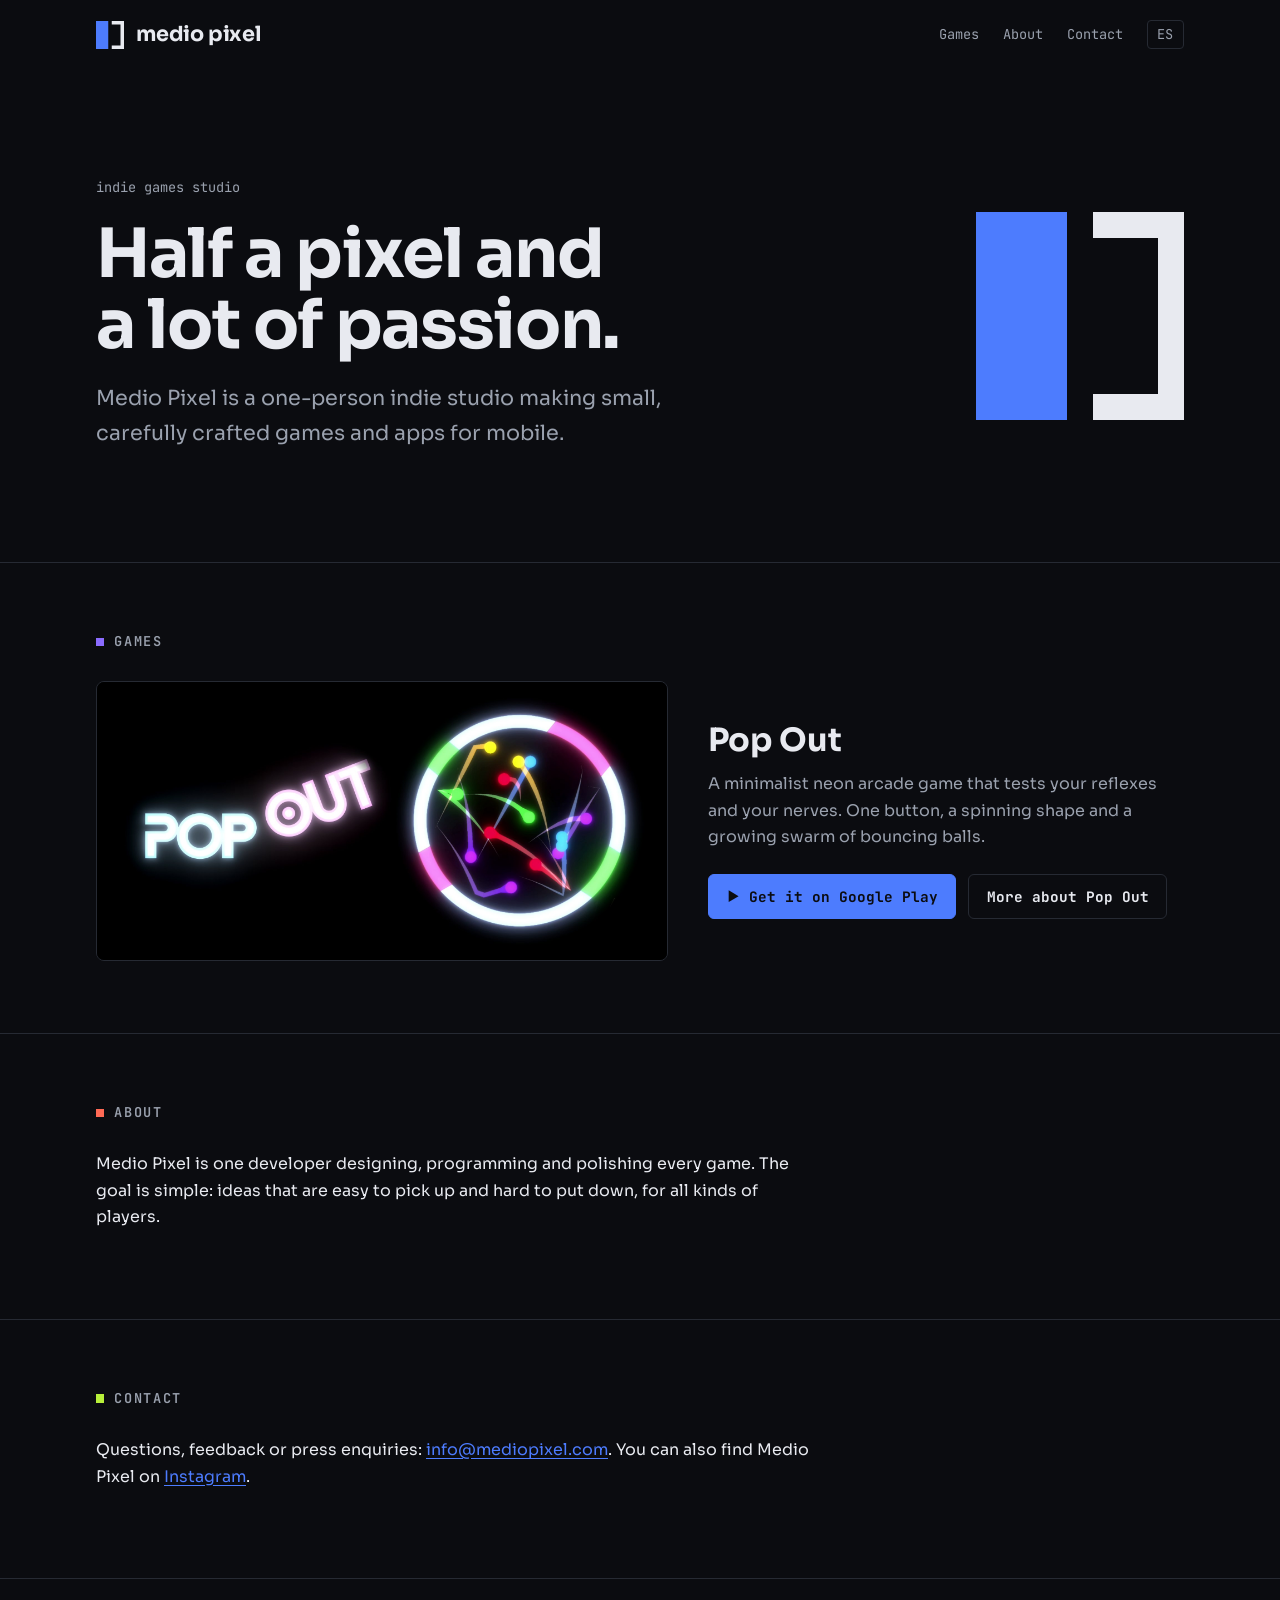
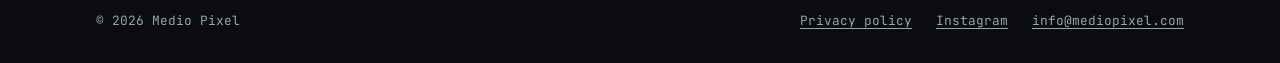
<file: docs/index.html>
<!doctype html>
<html lang="en">
<head>
  <meta charset="utf-8">
  <meta name="viewport" content="width=device-width, initial-scale=1">
  <title>Medio Pixel — indie games studio</title>
  <meta name="description" content="Medio Pixel is a one-person indie studio making small, carefully crafted games and apps for mobile. Makers of Pop Out.">
  <link rel="canonical" href="https://mediopixel.com/">
  <link rel="alternate" hreflang="en" href="https://mediopixel.com/">
  <link rel="alternate" hreflang="es" href="https://mediopixel.com/es/">
  <link rel="alternate" hreflang="x-default" href="https://mediopixel.com/">
  <meta property="og:type" content="website">
  <meta property="og:site_name" content="Medio Pixel">
  <meta property="og:title" content="Medio Pixel — indie games studio">
  <meta property="og:description" content="Half a pixel and a lot of passion.">
  <meta property="og:url" content="https://mediopixel.com/">
  <meta property="og:image" content="https://mediopixel.com/assets/img/og.png">
  <meta name="twitter:card" content="summary_large_image">
  <meta name="theme-color" content="#0b0c10">
  <link rel="icon" href="assets/img/favicon.svg" type="image/svg+xml">
  <link rel="icon" href="assets/img/icon-48.png" sizes="48x48" type="image/png">
  <link rel="apple-touch-icon" href="assets/img/apple-touch-icon.png">
  <link rel="preload" href="assets/fonts/sora-latin.woff2" as="font" type="font/woff2" crossorigin>
  <link rel="preload" href="assets/fonts/jetbrains-mono-latin.woff2" as="font" type="font/woff2" crossorigin>
  <script src="assets/js/accent.js"></script>
  <link rel="stylesheet" href="assets/css/site.css">
</head>
<body>
  <a class="skip-link" href="#main">Skip to content</a>

  <header class="site-header">
    <div class="wrap">
      <a class="brand" href="./" aria-label="Medio Pixel, home">
        <svg class="mark" viewBox="0 0 32 32" aria-hidden="true"><path d="M18 2H30V30H18" fill="none" stroke="currentColor" stroke-width="4"/><rect class="mark-half" width="14" height="32"/></svg>
        medio pixel
      </a>
      <nav class="site-nav" aria-label="Main">
        <a href="#games">Games</a>
        <a href="#about">About</a>
        <a href="#contact">Contact</a>
        <a class="lang-switch" href="es/" lang="es" hreflang="es" aria-label="Versión en español">ES</a>
      </nav>
    </div>
  </header>

  <main id="main">
    <section class="hero">
      <div class="wrap">
        <div>
          <p class="kicker">indie games studio</p>
          <h1>Half a pixel and a lot of passion.</h1>
          <p>Medio Pixel is a one-person indie studio making small, carefully crafted games and apps for mobile.</p>
        </div>
        <button class="hero-mark-button" type="button" aria-label="Change colour"><svg class="hero-mark" viewBox="0 0 32 32" aria-hidden="true"><path d="M18 2H30V30H18" fill="none" stroke="currentColor" stroke-width="4"/><rect class="mark-half" width="14" height="32"/></svg></button>
      </div>
    </section>

    <section class="section" id="games">
      <div class="wrap">
        <h2 class="section-title">Games</h2>
        <article class="game-card">
          <a href="pop-out/"><img src="assets/img/pop-out/banner.jpg" width="2048" height="1000" alt="Pop Out logo next to a neon ring full of bouncing balls"></a>
          <div>
            <h3>Pop Out</h3>
            <p>A minimalist neon arcade game that tests your reflexes and your nerves. One button, a spinning shape and a growing swarm of bouncing balls.</p>
            <div class="actions">
              <a class="button" href="https://play.google.com/store/apps/details?id=com.MedioPixel.com.PopOut" rel="noopener">
                <svg viewBox="0 0 16 16" aria-hidden="true"><path d="M3 1.5v13l11-6.5z" fill="currentColor"/></svg>
                Get it on Google Play
              </a>
              <a class="button button--ghost" href="pop-out/">More about Pop Out</a>
            </div>
          </div>
        </article>
      </div>
    </section>

    <section class="section" id="about">
      <div class="wrap">
        <h2 class="section-title">About</h2>
        <p>Medio Pixel is one developer designing, programming and polishing every game. The goal is simple: ideas that are easy to pick up and hard to put down, for all kinds of players.</p>
      </div>
    </section>

    <section class="section" id="contact">
      <div class="wrap">
        <h2 class="section-title">Contact</h2>
        <p>Questions, feedback or press enquiries: <a href="mailto:info@mediopixel.com">info@mediopixel.com</a>. You can also find Medio Pixel on <a href="https://instagram.com/mediopixelgames" rel="noopener">Instagram</a>.</p>
      </div>
    </section>
  </main>

  <footer class="site-footer">
    <div class="wrap">
      <span>© 2026 Medio Pixel</span>
      <nav aria-label="Footer">
        <a href="privacy-policy/">Privacy policy</a>
        <a href="https://instagram.com/mediopixelgames" rel="noopener">Instagram</a>
        <a href="mailto:info@mediopixel.com">info@mediopixel.com</a>
      </nav>
    </div>
  </footer>
</body>
</html>
</file>
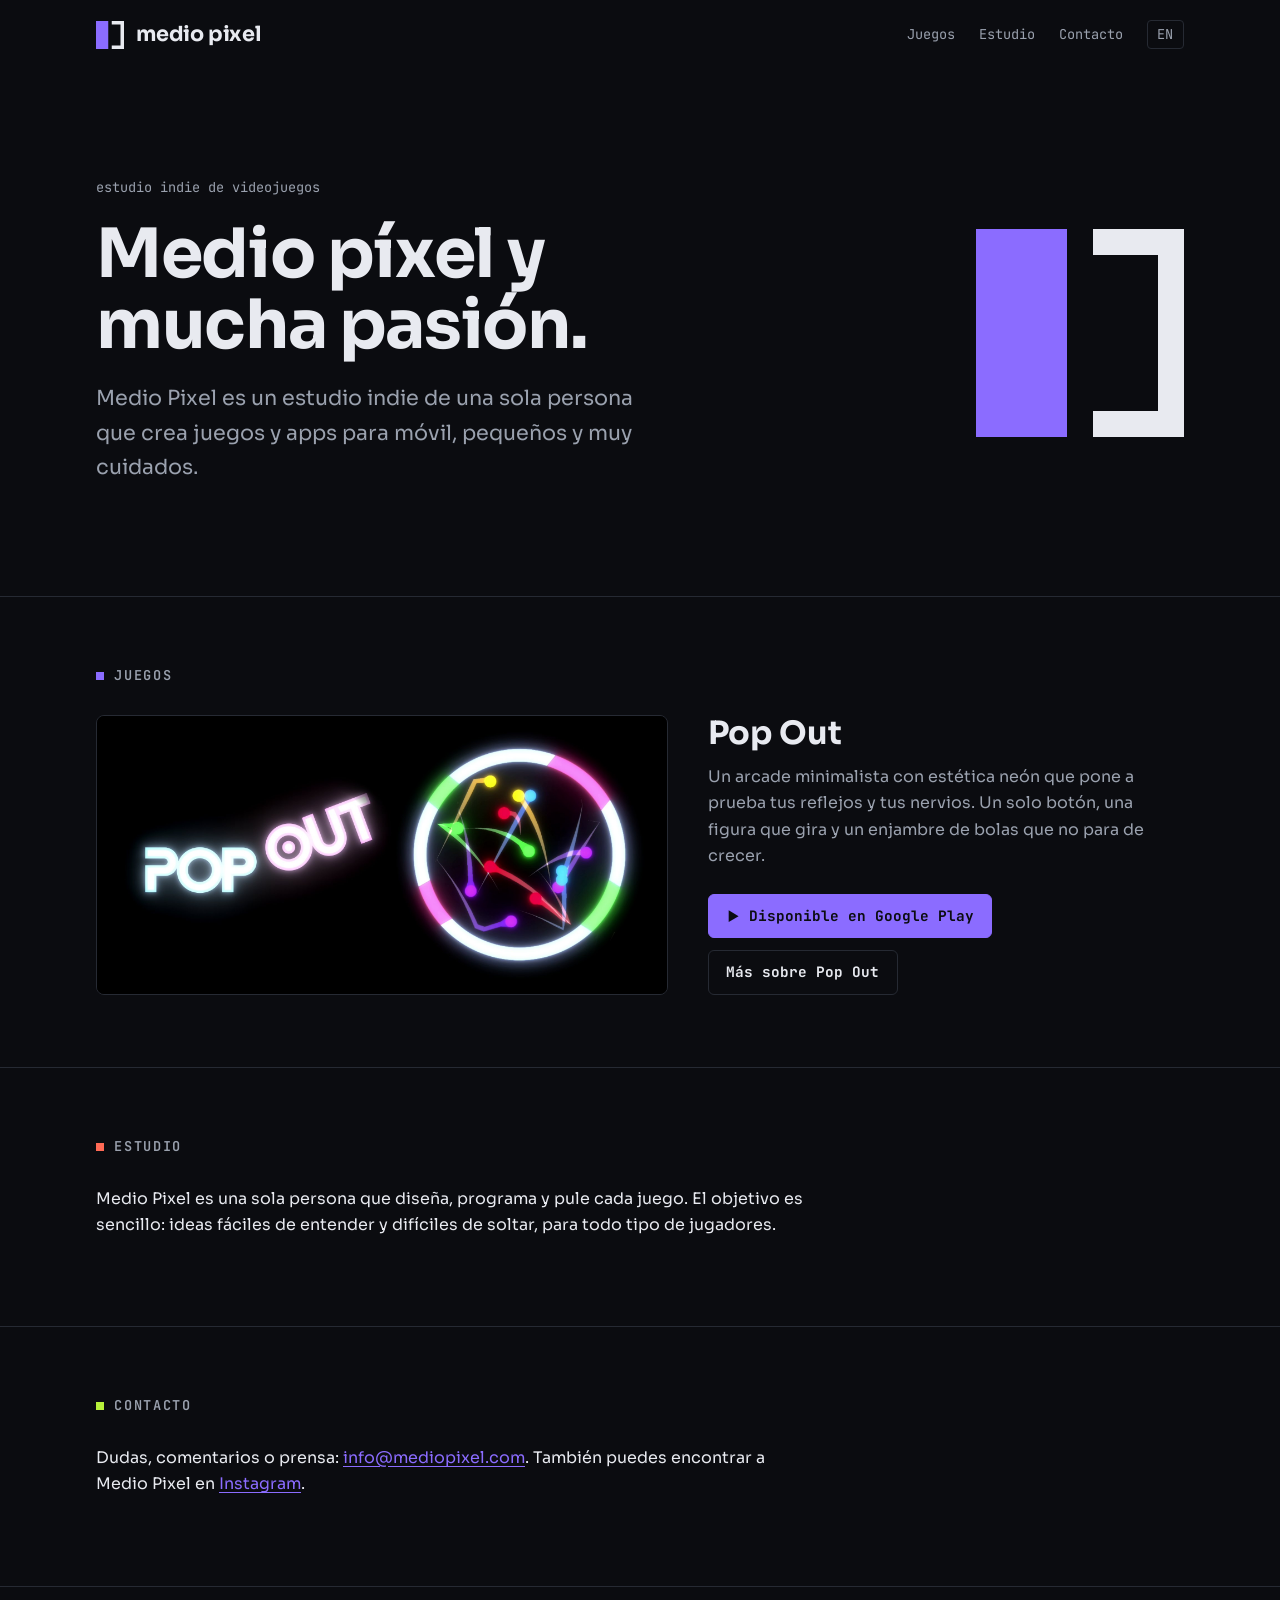
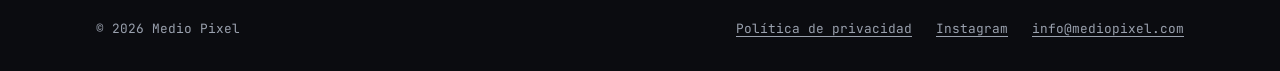
<file: docs/es/index.html>
<!doctype html>
<html lang="es">
<head>
  <meta charset="utf-8">
  <meta name="viewport" content="width=device-width, initial-scale=1">
  <title>Medio Pixel — estudio indie de videojuegos</title>
  <meta name="description" content="Medio Pixel es un estudio indie de una sola persona que crea juegos y apps para móvil, pequeños y muy cuidados. Creadores de Pop Out.">
  <link rel="canonical" href="https://mediopixel.com/es/">
  <link rel="alternate" hreflang="en" href="https://mediopixel.com/">
  <link rel="alternate" hreflang="es" href="https://mediopixel.com/es/">
  <link rel="alternate" hreflang="x-default" href="https://mediopixel.com/">
  <meta property="og:type" content="website">
  <meta property="og:site_name" content="Medio Pixel">
  <meta property="og:title" content="Medio Pixel — estudio indie de videojuegos">
  <meta property="og:description" content="Medio píxel y mucha pasión.">
  <meta property="og:url" content="https://mediopixel.com/es/">
  <meta property="og:image" content="https://mediopixel.com/assets/img/og.png">
  <meta name="twitter:card" content="summary_large_image">
  <meta name="theme-color" content="#0b0c10">
  <link rel="icon" href="../assets/img/favicon.svg" type="image/svg+xml">
  <link rel="icon" href="../assets/img/icon-48.png" sizes="48x48" type="image/png">
  <link rel="apple-touch-icon" href="../assets/img/apple-touch-icon.png">
  <link rel="preload" href="../assets/fonts/sora-latin.woff2" as="font" type="font/woff2" crossorigin>
  <link rel="preload" href="../assets/fonts/jetbrains-mono-latin.woff2" as="font" type="font/woff2" crossorigin>
  <script src="../assets/js/accent.js"></script>
  <link rel="stylesheet" href="../assets/css/site.css">
</head>
<body>
  <a class="skip-link" href="#main">Saltar al contenido</a>

  <header class="site-header">
    <div class="wrap">
      <a class="brand" href="./" aria-label="Medio Pixel, inicio">
        <svg class="mark" viewBox="0 0 32 32" aria-hidden="true"><path d="M18 2H30V30H18" fill="none" stroke="currentColor" stroke-width="4"/><rect class="mark-half" width="14" height="32"/></svg>
        medio pixel
      </a>
      <nav class="site-nav" aria-label="Principal">
        <a href="#games">Juegos</a>
        <a href="#about">Estudio</a>
        <a href="#contact">Contacto</a>
        <a class="lang-switch" href="../" lang="en" hreflang="en" aria-label="English version">EN</a>
      </nav>
    </div>
  </header>

  <main id="main">
    <section class="hero">
      <div class="wrap">
        <div>
          <p class="kicker">estudio indie de videojuegos</p>
          <h1>Medio píxel y mucha pasión.</h1>
          <p>Medio Pixel es un estudio indie de una sola persona que crea juegos y apps para móvil, pequeños y muy cuidados.</p>
        </div>
        <button class="hero-mark-button" type="button" aria-label="Cambiar de color"><svg class="hero-mark" viewBox="0 0 32 32" aria-hidden="true"><path d="M18 2H30V30H18" fill="none" stroke="currentColor" stroke-width="4"/><rect class="mark-half" width="14" height="32"/></svg></button>
      </div>
    </section>

    <section class="section" id="games">
      <div class="wrap">
        <h2 class="section-title">Juegos</h2>
        <article class="game-card">
          <a href="pop-out/"><img src="../assets/img/pop-out/banner.jpg" width="2048" height="1000" alt="Logo de Pop Out junto a un anillo de neón lleno de bolas rebotando"></a>
          <div>
            <h3>Pop Out</h3>
            <p>Un arcade minimalista con estética neón que pone a prueba tus reflejos y tus nervios. Un solo botón, una figura que gira y un enjambre de bolas que no para de crecer.</p>
            <div class="actions">
              <a class="button" href="https://play.google.com/store/apps/details?id=com.MedioPixel.com.PopOut" rel="noopener">
                <svg viewBox="0 0 16 16" aria-hidden="true"><path d="M3 1.5v13l11-6.5z" fill="currentColor"/></svg>
                Disponible en Google Play
              </a>
              <a class="button button--ghost" href="pop-out/">Más sobre Pop Out</a>
            </div>
          </div>
        </article>
      </div>
    </section>

    <section class="section" id="about">
      <div class="wrap">
        <h2 class="section-title">Estudio</h2>
        <p>Medio Pixel es una sola persona que diseña, programa y pule cada juego. El objetivo es sencillo: ideas fáciles de entender y difíciles de soltar, para todo tipo de jugadores.</p>
      </div>
    </section>

    <section class="section" id="contact">
      <div class="wrap">
        <h2 class="section-title">Contacto</h2>
        <p>Dudas, comentarios o prensa: <a href="mailto:info@mediopixel.com">info@mediopixel.com</a>. También puedes encontrar a Medio Pixel en <a href="https://instagram.com/mediopixelgames" rel="noopener">Instagram</a>.</p>
      </div>
    </section>
  </main>

  <footer class="site-footer">
    <div class="wrap">
      <span>© 2026 Medio Pixel</span>
      <nav aria-label="Pie">
        <a href="../politica-de-privacidad/">Política de privacidad</a>
        <a href="https://instagram.com/mediopixelgames" rel="noopener">Instagram</a>
        <a href="mailto:info@mediopixel.com">info@mediopixel.com</a>
      </nav>
    </div>
  </footer>
</body>
</html>
</file>
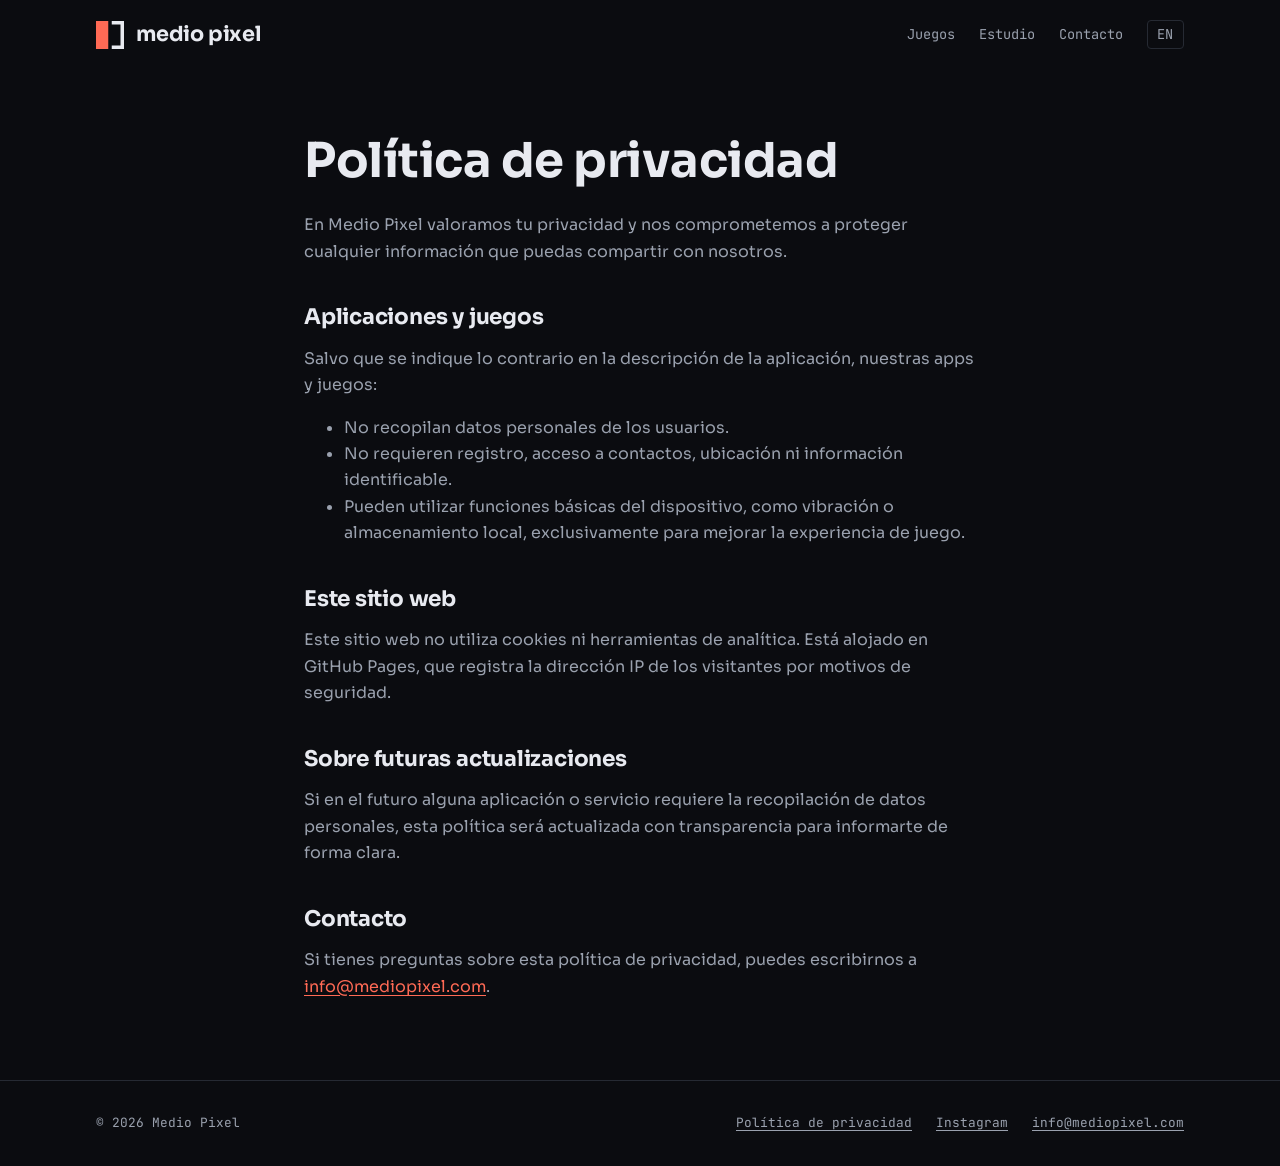
<file: docs/politica-de-privacidad/index.html>
<!doctype html>
<html lang="es">
<head>
  <meta charset="utf-8">
  <meta name="viewport" content="width=device-width, initial-scale=1">
  <title>Política de privacidad | Medio Pixel</title>
  <meta name="description" content="Política de privacidad de las aplicaciones, los juegos y la web de Medio Pixel.">
  <link rel="canonical" href="https://mediopixel.com/politica-de-privacidad/">
  <link rel="alternate" hreflang="en" href="https://mediopixel.com/privacy-policy/">
  <link rel="alternate" hreflang="es" href="https://mediopixel.com/politica-de-privacidad/">
  <meta name="theme-color" content="#0b0c10">
  <link rel="icon" href="../assets/img/favicon.svg" type="image/svg+xml">
  <link rel="icon" href="../assets/img/icon-48.png" sizes="48x48" type="image/png">
  <link rel="apple-touch-icon" href="../assets/img/apple-touch-icon.png">
  <link rel="preload" href="../assets/fonts/sora-latin.woff2" as="font" type="font/woff2" crossorigin>
  <link rel="preload" href="../assets/fonts/jetbrains-mono-latin.woff2" as="font" type="font/woff2" crossorigin>
  <script src="../assets/js/accent.js"></script>
  <link rel="stylesheet" href="../assets/css/site.css">
</head>
<body>
  <a class="skip-link" href="#main">Saltar al contenido</a>

  <header class="site-header">
    <div class="wrap">
      <a class="brand" href="../es/" aria-label="Medio Pixel, inicio">
        <svg class="mark" viewBox="0 0 32 32" aria-hidden="true"><path d="M18 2H30V30H18" fill="none" stroke="currentColor" stroke-width="4"/><rect class="mark-half" width="14" height="32"/></svg>
        medio pixel
      </a>
      <nav class="site-nav" aria-label="Principal">
        <a href="../es/#games">Juegos</a>
        <a href="../es/#about">Estudio</a>
        <a href="../es/#contact">Contacto</a>
        <a class="lang-switch" href="../privacy-policy/" lang="en" hreflang="en" aria-label="English version">EN</a>
      </nav>
    </div>
  </header>

  <main id="main">
    <div class="wrap prose">
      <h1>Política de privacidad</h1>
      <p>En Medio Pixel valoramos tu privacidad y nos comprometemos a proteger cualquier información que puedas compartir con nosotros.</p>

      <h2>Aplicaciones y juegos</h2>
      <p>Salvo que se indique lo contrario en la descripción de la aplicación, nuestras apps y juegos:</p>
      <ul>
        <li>No recopilan datos personales de los usuarios.</li>
        <li>No requieren registro, acceso a contactos, ubicación ni información identificable.</li>
        <li>Pueden utilizar funciones básicas del dispositivo, como vibración o almacenamiento local, exclusivamente para mejorar la experiencia de juego.</li>
      </ul>

      <h2>Este sitio web</h2>
      <p>Este sitio web no utiliza cookies ni herramientas de analítica. Está alojado en GitHub Pages, que registra la dirección IP de los visitantes por motivos de seguridad.</p>

      <h2>Sobre futuras actualizaciones</h2>
      <p>Si en el futuro alguna aplicación o servicio requiere la recopilación de datos personales, esta política será actualizada con transparencia para informarte de forma clara.</p>

      <h2>Contacto</h2>
      <p>Si tienes preguntas sobre esta política de privacidad, puedes escribirnos a <a href="mailto:info@mediopixel.com">info@mediopixel.com</a>.</p>
    </div>
  </main>

  <footer class="site-footer">
    <div class="wrap">
      <span>© 2026 Medio Pixel</span>
      <nav aria-label="Pie">
        <a href="./">Política de privacidad</a>
        <a href="https://instagram.com/mediopixelgames" rel="noopener">Instagram</a>
        <a href="mailto:info@mediopixel.com">info@mediopixel.com</a>
      </nav>
    </div>
  </footer>
</body>
</html>
</file>
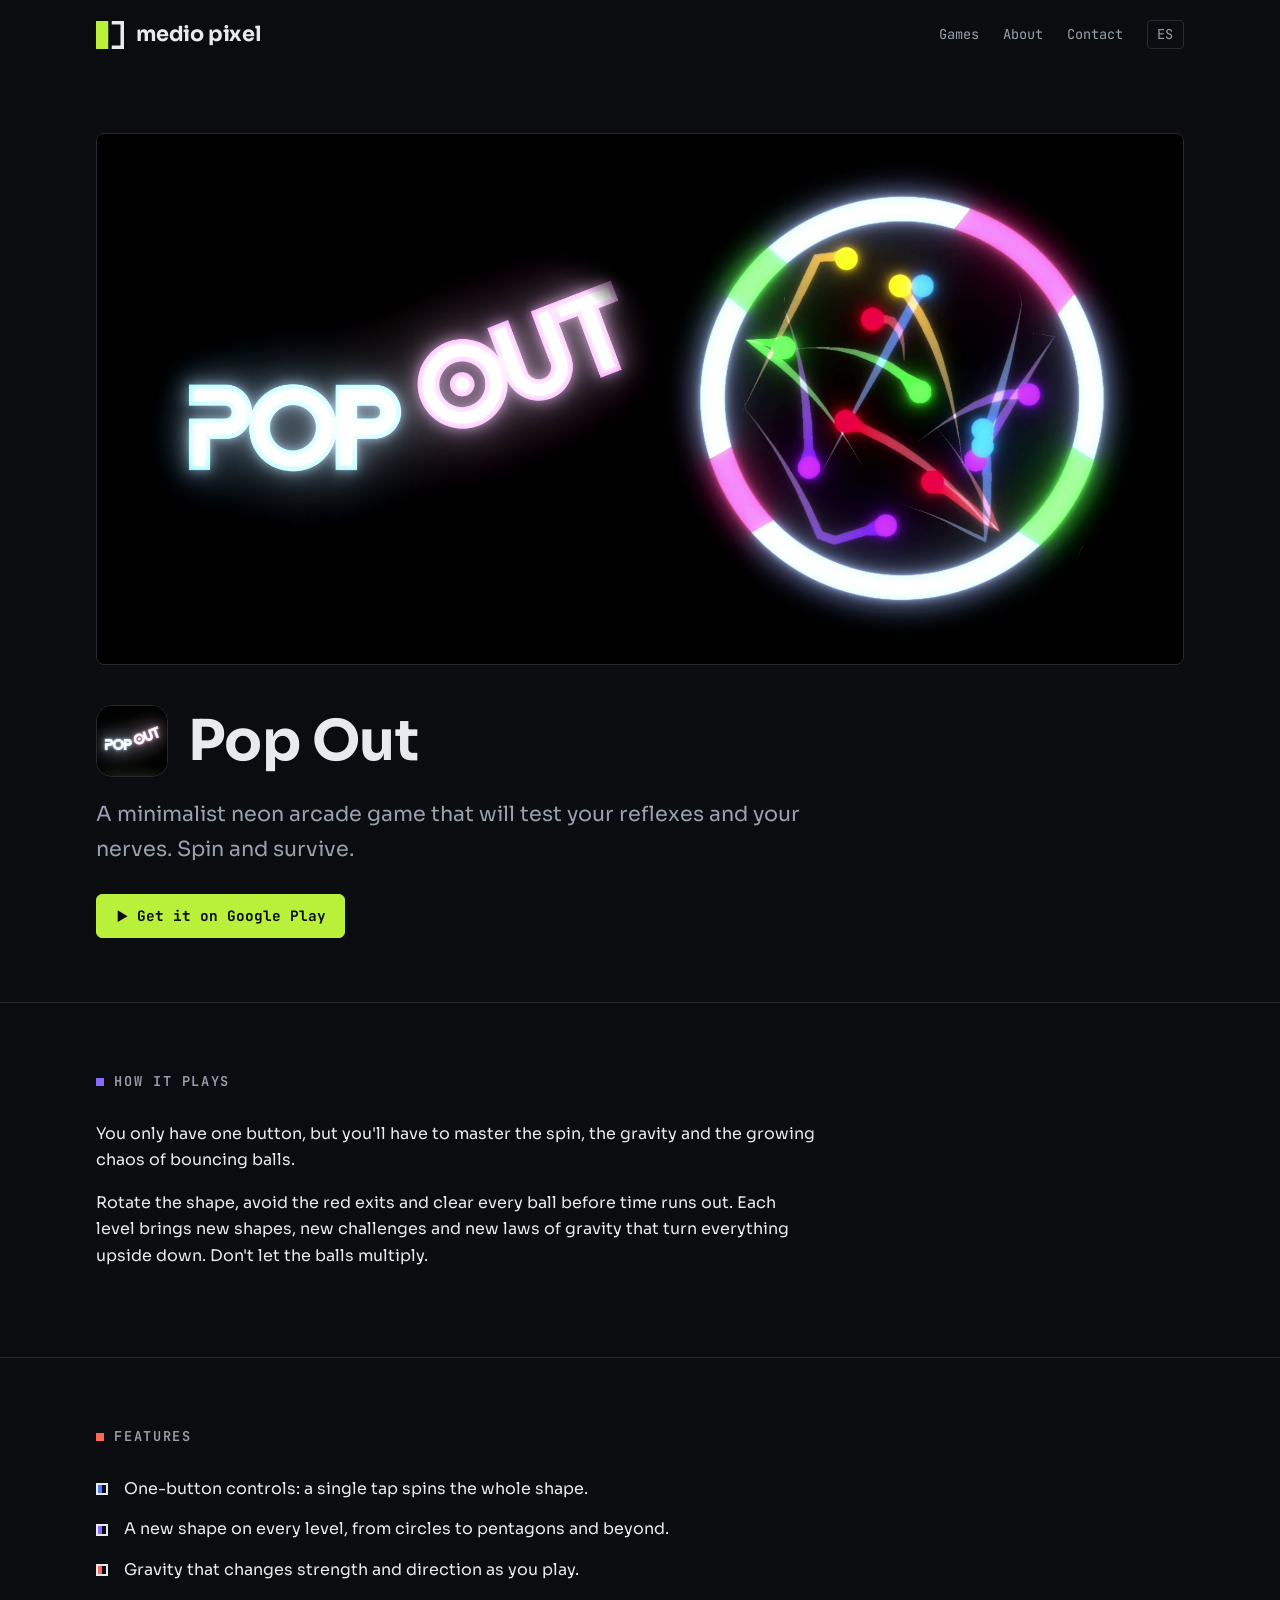
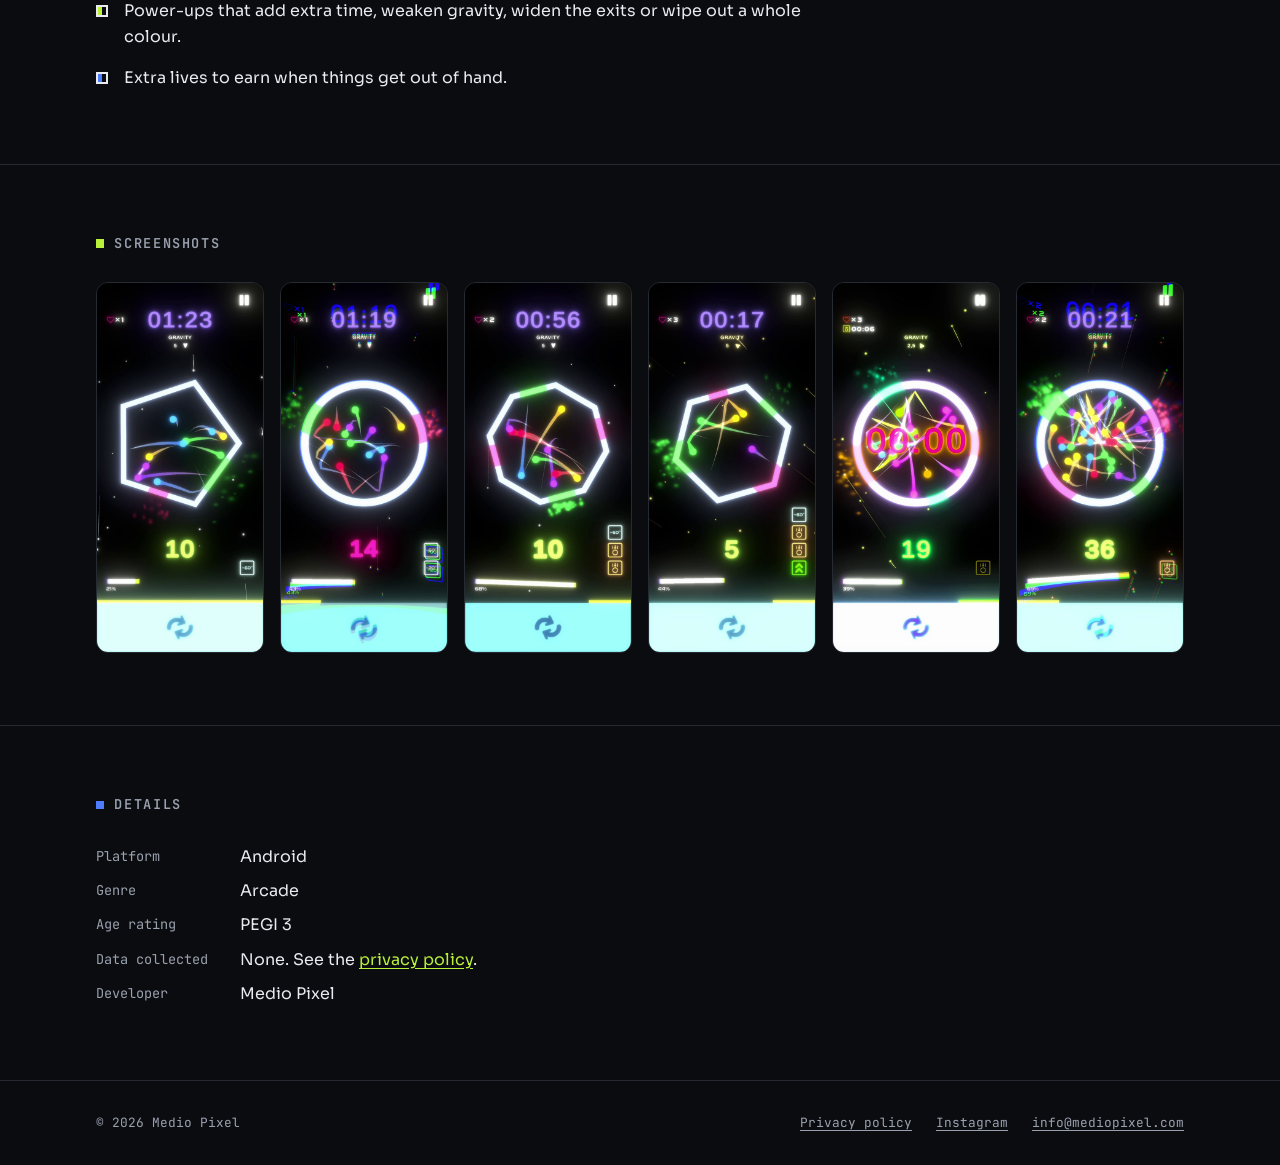
<file: docs/pop-out/index.html>
<!doctype html>
<html lang="en">
<head>
  <meta charset="utf-8">
  <meta name="viewport" content="width=device-width, initial-scale=1">
  <title>Pop Out — neon arcade game for Android | Medio Pixel</title>
  <meta name="description" content="Pop Out is a minimalist neon arcade game for Android. One button, a spinning shape and a growing swarm of bouncing balls. Spin and survive.">
  <link rel="canonical" href="https://mediopixel.com/pop-out/">
  <link rel="alternate" hreflang="en" href="https://mediopixel.com/pop-out/">
  <link rel="alternate" hreflang="es" href="https://mediopixel.com/es/pop-out/">
  <link rel="alternate" hreflang="x-default" href="https://mediopixel.com/pop-out/">
  <meta property="og:type" content="website">
  <meta property="og:site_name" content="Medio Pixel">
  <meta property="og:title" content="Pop Out — neon arcade game for Android">
  <meta property="og:description" content="One button, a spinning shape and a growing swarm of bouncing balls. Spin and survive.">
  <meta property="og:url" content="https://mediopixel.com/pop-out/">
  <meta property="og:image" content="https://mediopixel.com/assets/img/pop-out/banner.jpg">
  <meta name="twitter:card" content="summary_large_image">
  <meta name="theme-color" content="#0b0c10">
  <link rel="icon" href="../assets/img/favicon.svg" type="image/svg+xml">
  <link rel="icon" href="../assets/img/icon-48.png" sizes="48x48" type="image/png">
  <link rel="apple-touch-icon" href="../assets/img/apple-touch-icon.png">
  <link rel="preload" href="../assets/fonts/sora-latin.woff2" as="font" type="font/woff2" crossorigin>
  <link rel="preload" href="../assets/fonts/jetbrains-mono-latin.woff2" as="font" type="font/woff2" crossorigin>
  <script src="../assets/js/accent.js"></script>
  <link rel="stylesheet" href="../assets/css/site.css">
</head>
<body>
  <a class="skip-link" href="#main">Skip to content</a>

  <header class="site-header">
    <div class="wrap">
      <a class="brand" href="../" aria-label="Medio Pixel, home">
        <svg class="mark" viewBox="0 0 32 32" aria-hidden="true"><path d="M18 2H30V30H18" fill="none" stroke="currentColor" stroke-width="4"/><rect class="mark-half" width="14" height="32"/></svg>
        medio pixel
      </a>
      <nav class="site-nav" aria-label="Main">
        <a href="../#games">Games</a>
        <a href="../#about">About</a>
        <a href="../#contact">Contact</a>
        <a class="lang-switch" href="../es/pop-out/" lang="es" hreflang="es" aria-label="Versión en español">ES</a>
      </nav>
    </div>
  </header>

  <main id="main">
    <section class="game-hero">
      <div class="wrap">
        <img class="banner" src="../assets/img/pop-out/banner.jpg" width="2048" height="1000" alt="Pop Out logo next to a neon ring full of bouncing balls">
        <div class="game-title">
          <img src="../assets/img/pop-out/icon.jpg" width="256" height="256" alt="">
          <h1>Pop Out</h1>
        </div>
        <p class="lead">A minimalist neon arcade game that will test your reflexes and your nerves. Spin and survive.</p>
        <div class="actions">
          <a class="button" href="https://play.google.com/store/apps/details?id=com.MedioPixel.com.PopOut" rel="noopener">
            <svg viewBox="0 0 16 16" aria-hidden="true"><path d="M3 1.5v13l11-6.5z" fill="currentColor"/></svg>
            Get it on Google Play
          </a>
        </div>
      </div>
    </section>

    <section class="section">
      <div class="wrap">
        <h2 class="section-title">How it plays</h2>
        <p>You only have one button, but you'll have to master the spin, the gravity and the growing chaos of bouncing balls.</p>
        <p>Rotate the shape, avoid the red exits and clear every ball before time runs out. Each level brings new shapes, new challenges and new laws of gravity that turn everything upside down. Don't let the balls multiply.</p>
      </div>
    </section>

    <section class="section">
      <div class="wrap">
        <h2 class="section-title">Features</h2>
        <ul class="feature-list">
          <li>One-button controls: a single tap spins the whole shape.</li>
          <li>A new shape on every level, from circles to pentagons and beyond.</li>
          <li>Gravity that changes strength and direction as you play.</li>
          <li>Power-ups that add extra time, weaken gravity, widen the exits or wipe out a whole colour.</li>
          <li>Extra lives to earn when things get out of hand.</li>
        </ul>
      </div>
    </section>

    <section class="section">
      <div class="wrap">
        <h2 class="section-title">Screenshots</h2>
        <ul class="shots">
          <li><img src="../assets/img/pop-out/shot-1.jpg" width="540" height="1200" loading="lazy" alt="A pentagon with coloured balls bouncing inside and 1:23 left on the timer"></li>
          <li><img src="../assets/img/pop-out/shot-2.jpg" width="540" height="1200" loading="lazy" alt="A ring with pink and green exits and over a dozen balls in play"></li>
          <li><img src="../assets/img/pop-out/shot-3.jpg" width="540" height="1200" loading="lazy" alt="A polygon with pink and green exits while balls leave trails across it"></li>
          <li><img src="../assets/img/pop-out/shot-4.jpg" width="540" height="1200" loading="lazy" alt="A tilted polygon with a column of collected power-ups on the right"></li>
          <li><img src="../assets/img/pop-out/shot-5.jpg" width="540" height="1200" loading="lazy" alt="The timer hitting zero over a ring crowded with balls"></li>
          <li><img src="../assets/img/pop-out/shot-6.jpg" width="540" height="1200" loading="lazy" alt="A ring packed with dozens of balls late in a level"></li>
        </ul>
      </div>
    </section>

    <section class="section">
      <div class="wrap">
        <h2 class="section-title">Details</h2>
        <dl class="facts">
          <dt>Platform</dt>
          <dd>Android</dd>
          <dt>Genre</dt>
          <dd>Arcade</dd>
          <dt>Age rating</dt>
          <dd>PEGI 3</dd>
          <dt>Data collected</dt>
          <dd>None. See the <a href="../privacy-policy/">privacy policy</a>.</dd>
          <dt>Developer</dt>
          <dd>Medio Pixel</dd>
        </dl>
      </div>
    </section>
  </main>

  <footer class="site-footer">
    <div class="wrap">
      <span>© 2026 Medio Pixel</span>
      <nav aria-label="Footer">
        <a href="../privacy-policy/">Privacy policy</a>
        <a href="https://instagram.com/mediopixelgames" rel="noopener">Instagram</a>
        <a href="mailto:info@mediopixel.com">info@mediopixel.com</a>
      </nav>
    </div>
  </footer>
</body>
</html>
</file>
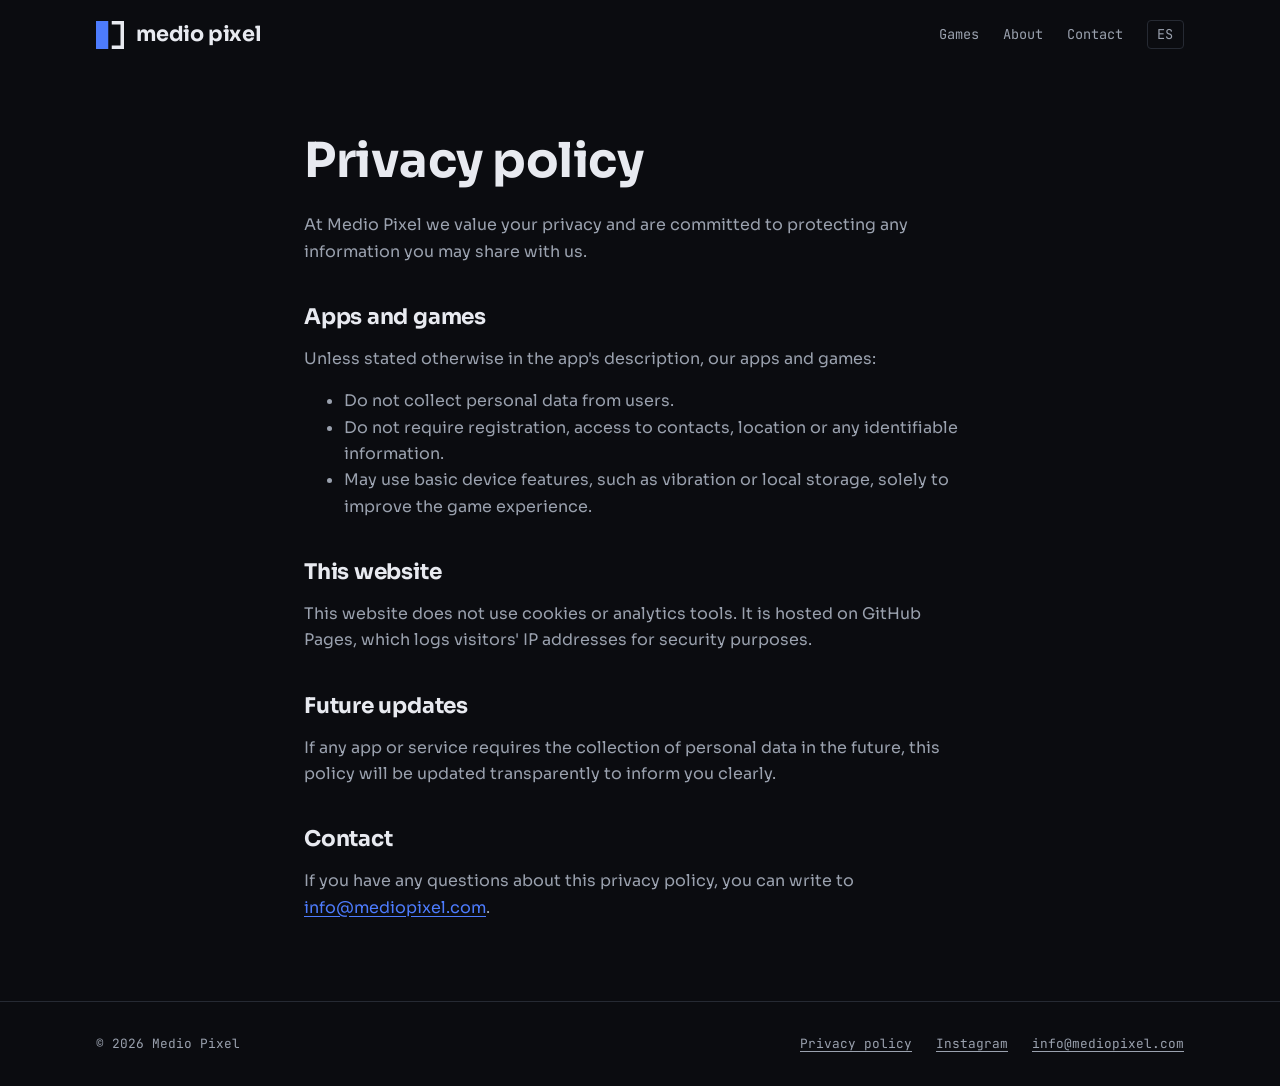
<file: docs/privacy-policy/index.html>
<!doctype html>
<html lang="en">
<head>
  <meta charset="utf-8">
  <meta name="viewport" content="width=device-width, initial-scale=1">
  <title>Privacy policy | Medio Pixel</title>
  <meta name="description" content="Privacy policy for Medio Pixel's apps, games and website.">
  <link rel="canonical" href="https://mediopixel.com/privacy-policy/">
  <link rel="alternate" hreflang="en" href="https://mediopixel.com/privacy-policy/">
  <link rel="alternate" hreflang="es" href="https://mediopixel.com/politica-de-privacidad/">
  <meta name="theme-color" content="#0b0c10">
  <link rel="icon" href="../assets/img/favicon.svg" type="image/svg+xml">
  <link rel="icon" href="../assets/img/icon-48.png" sizes="48x48" type="image/png">
  <link rel="apple-touch-icon" href="../assets/img/apple-touch-icon.png">
  <link rel="preload" href="../assets/fonts/sora-latin.woff2" as="font" type="font/woff2" crossorigin>
  <link rel="preload" href="../assets/fonts/jetbrains-mono-latin.woff2" as="font" type="font/woff2" crossorigin>
  <script src="../assets/js/accent.js"></script>
  <link rel="stylesheet" href="../assets/css/site.css">
</head>
<body>
  <a class="skip-link" href="#main">Skip to content</a>

  <header class="site-header">
    <div class="wrap">
      <a class="brand" href="../" aria-label="Medio Pixel, home">
        <svg class="mark" viewBox="0 0 32 32" aria-hidden="true"><path d="M18 2H30V30H18" fill="none" stroke="currentColor" stroke-width="4"/><rect class="mark-half" width="14" height="32"/></svg>
        medio pixel
      </a>
      <nav class="site-nav" aria-label="Main">
        <a href="../#games">Games</a>
        <a href="../#about">About</a>
        <a href="../#contact">Contact</a>
        <a class="lang-switch" href="../politica-de-privacidad/" lang="es" hreflang="es" aria-label="Versión en español">ES</a>
      </nav>
    </div>
  </header>

  <main id="main">
    <div class="wrap prose">
      <h1>Privacy policy</h1>
      <p>At Medio Pixel we value your privacy and are committed to protecting any information you may share with us.</p>

      <h2>Apps and games</h2>
      <p>Unless stated otherwise in the app's description, our apps and games:</p>
      <ul>
        <li>Do not collect personal data from users.</li>
        <li>Do not require registration, access to contacts, location or any identifiable information.</li>
        <li>May use basic device features, such as vibration or local storage, solely to improve the game experience.</li>
      </ul>

      <h2>This website</h2>
      <p>This website does not use cookies or analytics tools. It is hosted on GitHub Pages, which logs visitors' IP addresses for security purposes.</p>

      <h2>Future updates</h2>
      <p>If any app or service requires the collection of personal data in the future, this policy will be updated transparently to inform you clearly.</p>

      <h2>Contact</h2>
      <p>If you have any questions about this privacy policy, you can write to <a href="mailto:info@mediopixel.com">info@mediopixel.com</a>.</p>
    </div>
  </main>

  <footer class="site-footer">
    <div class="wrap">
      <span>© 2026 Medio Pixel</span>
      <nav aria-label="Footer">
        <a href="./">Privacy policy</a>
        <a href="https://instagram.com/mediopixelgames" rel="noopener">Instagram</a>
        <a href="mailto:info@mediopixel.com">info@mediopixel.com</a>
      </nav>
    </div>
  </footer>
</body>
</html>
</file>
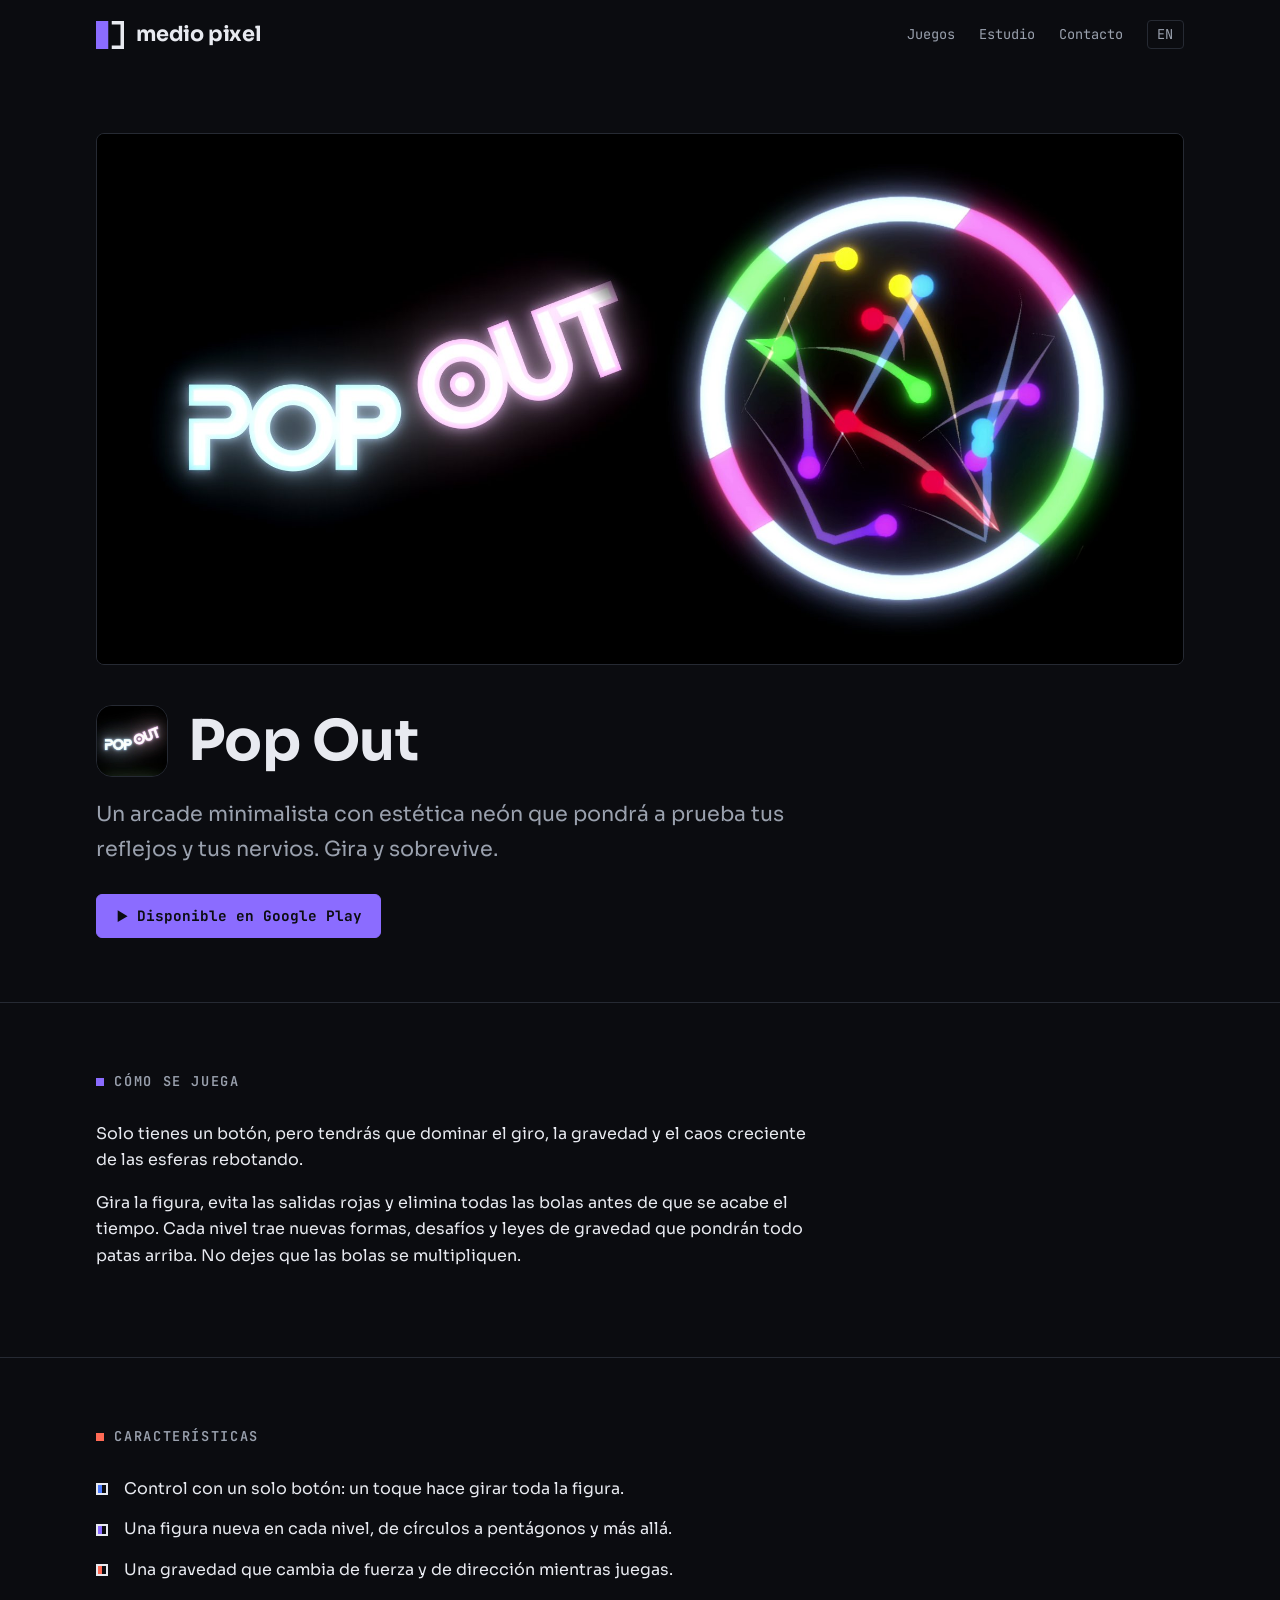
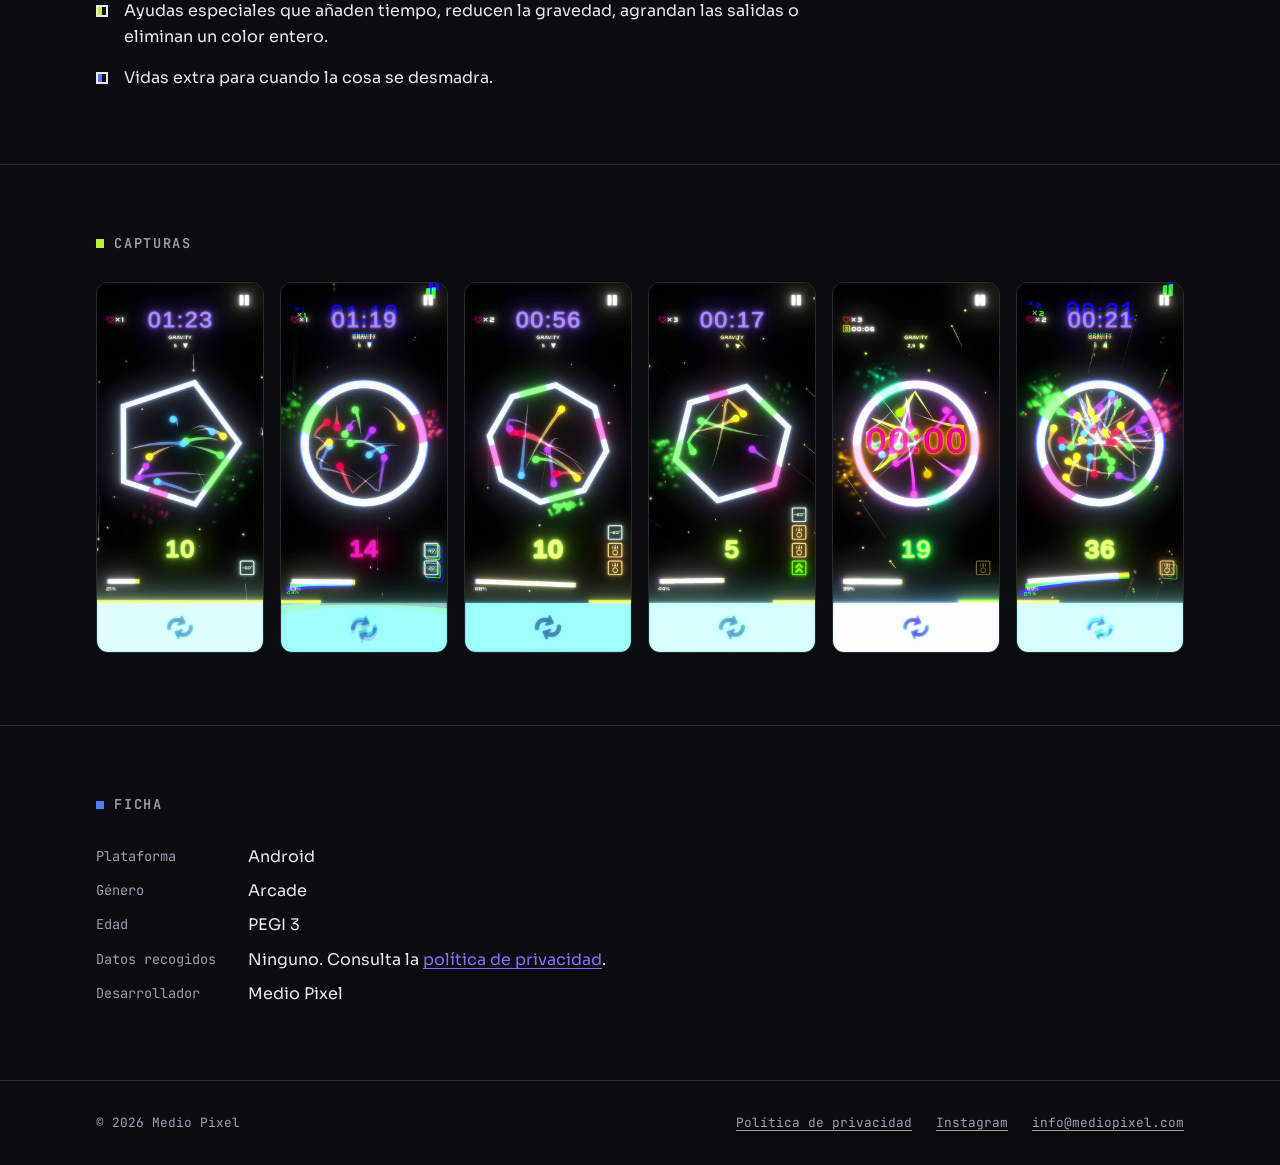
<file: docs/es/pop-out/index.html>
<!doctype html>
<html lang="es">
<head>
  <meta charset="utf-8">
  <meta name="viewport" content="width=device-width, initial-scale=1">
  <title>Pop Out — arcade de neón para Android | Medio Pixel</title>
  <meta name="description" content="Pop Out es un arcade minimalista con estética neón para Android. Un solo botón, una figura que gira y un enjambre de bolas que no para de crecer. Gira y sobrevive.">
  <link rel="canonical" href="https://mediopixel.com/es/pop-out/">
  <link rel="alternate" hreflang="en" href="https://mediopixel.com/pop-out/">
  <link rel="alternate" hreflang="es" href="https://mediopixel.com/es/pop-out/">
  <link rel="alternate" hreflang="x-default" href="https://mediopixel.com/pop-out/">
  <meta property="og:type" content="website">
  <meta property="og:site_name" content="Medio Pixel">
  <meta property="og:title" content="Pop Out — arcade de neón para Android">
  <meta property="og:description" content="Un solo botón, una figura que gira y un enjambre de bolas que no para de crecer. Gira y sobrevive.">
  <meta property="og:url" content="https://mediopixel.com/es/pop-out/">
  <meta property="og:image" content="https://mediopixel.com/assets/img/pop-out/banner.jpg">
  <meta name="twitter:card" content="summary_large_image">
  <meta name="theme-color" content="#0b0c10">
  <link rel="icon" href="../../assets/img/favicon.svg" type="image/svg+xml">
  <link rel="icon" href="../../assets/img/icon-48.png" sizes="48x48" type="image/png">
  <link rel="apple-touch-icon" href="../../assets/img/apple-touch-icon.png">
  <link rel="preload" href="../../assets/fonts/sora-latin.woff2" as="font" type="font/woff2" crossorigin>
  <link rel="preload" href="../../assets/fonts/jetbrains-mono-latin.woff2" as="font" type="font/woff2" crossorigin>
  <script src="../../assets/js/accent.js"></script>
  <link rel="stylesheet" href="../../assets/css/site.css">
</head>
<body>
  <a class="skip-link" href="#main">Saltar al contenido</a>

  <header class="site-header">
    <div class="wrap">
      <a class="brand" href="../" aria-label="Medio Pixel, inicio">
        <svg class="mark" viewBox="0 0 32 32" aria-hidden="true"><path d="M18 2H30V30H18" fill="none" stroke="currentColor" stroke-width="4"/><rect class="mark-half" width="14" height="32"/></svg>
        medio pixel
      </a>
      <nav class="site-nav" aria-label="Principal">
        <a href="../#games">Juegos</a>
        <a href="../#about">Estudio</a>
        <a href="../#contact">Contacto</a>
        <a class="lang-switch" href="../../pop-out/" lang="en" hreflang="en" aria-label="English version">EN</a>
      </nav>
    </div>
  </header>

  <main id="main">
    <section class="game-hero">
      <div class="wrap">
        <img class="banner" src="../../assets/img/pop-out/banner.jpg" width="2048" height="1000" alt="Logo de Pop Out junto a un anillo de neón lleno de bolas rebotando">
        <div class="game-title">
          <img src="../../assets/img/pop-out/icon.jpg" width="256" height="256" alt="">
          <h1>Pop Out</h1>
        </div>
        <p class="lead">Un arcade minimalista con estética neón que pondrá a prueba tus reflejos y tus nervios. Gira y sobrevive.</p>
        <div class="actions">
          <a class="button" href="https://play.google.com/store/apps/details?id=com.MedioPixel.com.PopOut" rel="noopener">
            <svg viewBox="0 0 16 16" aria-hidden="true"><path d="M3 1.5v13l11-6.5z" fill="currentColor"/></svg>
            Disponible en Google Play
          </a>
        </div>
      </div>
    </section>

    <section class="section">
      <div class="wrap">
        <h2 class="section-title">Cómo se juega</h2>
        <p>Solo tienes un botón, pero tendrás que dominar el giro, la gravedad y el caos creciente de las esferas rebotando.</p>
        <p>Gira la figura, evita las salidas rojas y elimina todas las bolas antes de que se acabe el tiempo. Cada nivel trae nuevas formas, desafíos y leyes de gravedad que pondrán todo patas arriba. No dejes que las bolas se multipliquen.</p>
      </div>
    </section>

    <section class="section">
      <div class="wrap">
        <h2 class="section-title">Características</h2>
        <ul class="feature-list">
          <li>Control con un solo botón: un toque hace girar toda la figura.</li>
          <li>Una figura nueva en cada nivel, de círculos a pentágonos y más allá.</li>
          <li>Una gravedad que cambia de fuerza y de dirección mientras juegas.</li>
          <li>Ayudas especiales que añaden tiempo, reducen la gravedad, agrandan las salidas o eliminan un color entero.</li>
          <li>Vidas extra para cuando la cosa se desmadra.</li>
        </ul>
      </div>
    </section>

    <section class="section">
      <div class="wrap">
        <h2 class="section-title">Capturas</h2>
        <ul class="shots">
          <li><img src="../../assets/img/pop-out/shot-1.jpg" width="540" height="1200" loading="lazy" alt="Un pentágono con bolas de colores rebotando dentro y 1:23 en el cronómetro"></li>
          <li><img src="../../assets/img/pop-out/shot-2.jpg" width="540" height="1200" loading="lazy" alt="Un anillo con salidas rosas y verdes y más de una docena de bolas en juego"></li>
          <li><img src="../../assets/img/pop-out/shot-3.jpg" width="540" height="1200" loading="lazy" alt="Un polígono con salidas rosas y verdes mientras las bolas dejan estelas"></li>
          <li><img src="../../assets/img/pop-out/shot-4.jpg" width="540" height="1200" loading="lazy" alt="Un polígono inclinado con una columna de ayudas conseguidas a la derecha"></li>
          <li><img src="../../assets/img/pop-out/shot-5.jpg" width="540" height="1200" loading="lazy" alt="El cronómetro llegando a cero sobre un anillo abarrotado de bolas"></li>
          <li><img src="../../assets/img/pop-out/shot-6.jpg" width="540" height="1200" loading="lazy" alt="Un anillo repleto de decenas de bolas al final de un nivel"></li>
        </ul>
      </div>
    </section>

    <section class="section">
      <div class="wrap">
        <h2 class="section-title">Ficha</h2>
        <dl class="facts">
          <dt>Plataforma</dt>
          <dd>Android</dd>
          <dt>Género</dt>
          <dd>Arcade</dd>
          <dt>Edad</dt>
          <dd>PEGI 3</dd>
          <dt>Datos recogidos</dt>
          <dd>Ninguno. Consulta la <a href="../../politica-de-privacidad/">política de privacidad</a>.</dd>
          <dt>Desarrollador</dt>
          <dd>Medio Pixel</dd>
        </dl>
      </div>
    </section>
  </main>

  <footer class="site-footer">
    <div class="wrap">
      <span>© 2026 Medio Pixel</span>
      <nav aria-label="Pie">
        <a href="../../politica-de-privacidad/">Política de privacidad</a>
        <a href="https://instagram.com/mediopixelgames" rel="noopener">Instagram</a>
        <a href="mailto:info@mediopixel.com">info@mediopixel.com</a>
      </nav>
    </div>
  </footer>
</body>
</html>
</file>
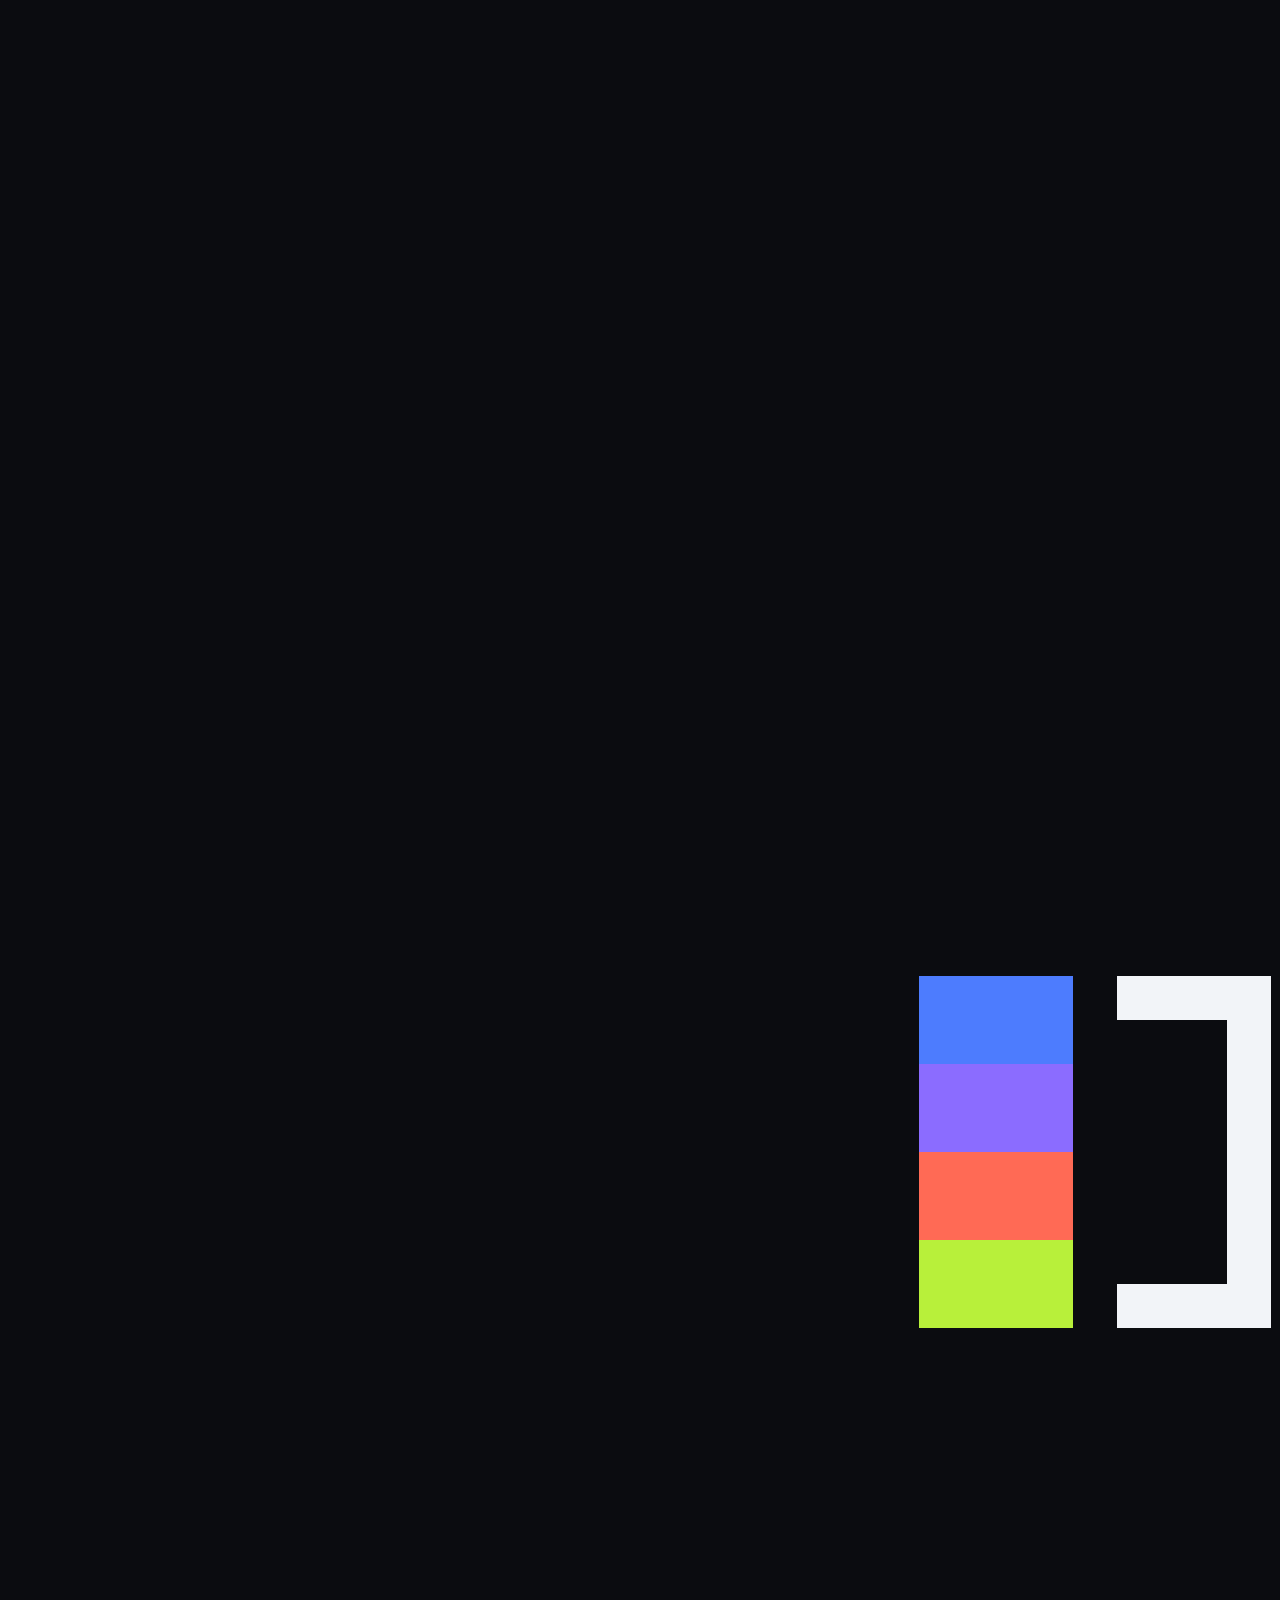
<file: tools/play-header.html>
<!doctype html>
<html lang="en">
<head>
  <meta charset="utf-8">
  <title>Medio Pixel Google Play header</title>
  <style>
    @font-face {
      font-family: "Sora";
      src: url("../docs/assets/fonts/sora-latin.woff2") format("woff2");
      font-weight: 400 800;
    }

    @font-face {
      font-family: "JetBrains Mono";
      src: url("../docs/assets/fonts/jetbrains-mono-latin.woff2") format("woff2");
      font-weight: 400 700;
    }

    html,
    body {
      width: 4096px;
      height: 2304px;
      margin: 0;
      overflow: hidden;
      background: #0b0c10;
    }

    body {
      display: flex;
      align-items: center;
      justify-content: center;
      gap: 112px;
      color: #f2f4f8;
    }

    svg {
      width: 352px;
      height: 352px;
    }

    .name {
      font: 700 300px/1 "Sora", sans-serif;
      letter-spacing: -0.01em;
    }

    .tagline {
      margin-top: 64px;
      color: #9aa1ae;
      font: 500 104px/1 "JetBrains Mono", monospace;
    }
  </style>
</head>
<body>
  <svg viewBox="0 0 32 32" shape-rendering="crispEdges"><rect width="14" height="8" fill="#4d7cfe"/><rect y="8" width="14" height="8" fill="#8b6cff"/><rect y="16" width="14" height="8" fill="#ff6a55"/><rect y="24" width="14" height="8" fill="#b8f03a"/><path d="M18 2H30V30H18" fill="none" stroke="#f2f4f8" stroke-width="4"/></svg>
  <div>
    <div class="name">medio pixel</div>
    <div class="tagline">indie games studio</div>
  </div>
</body>
</html>
</file>
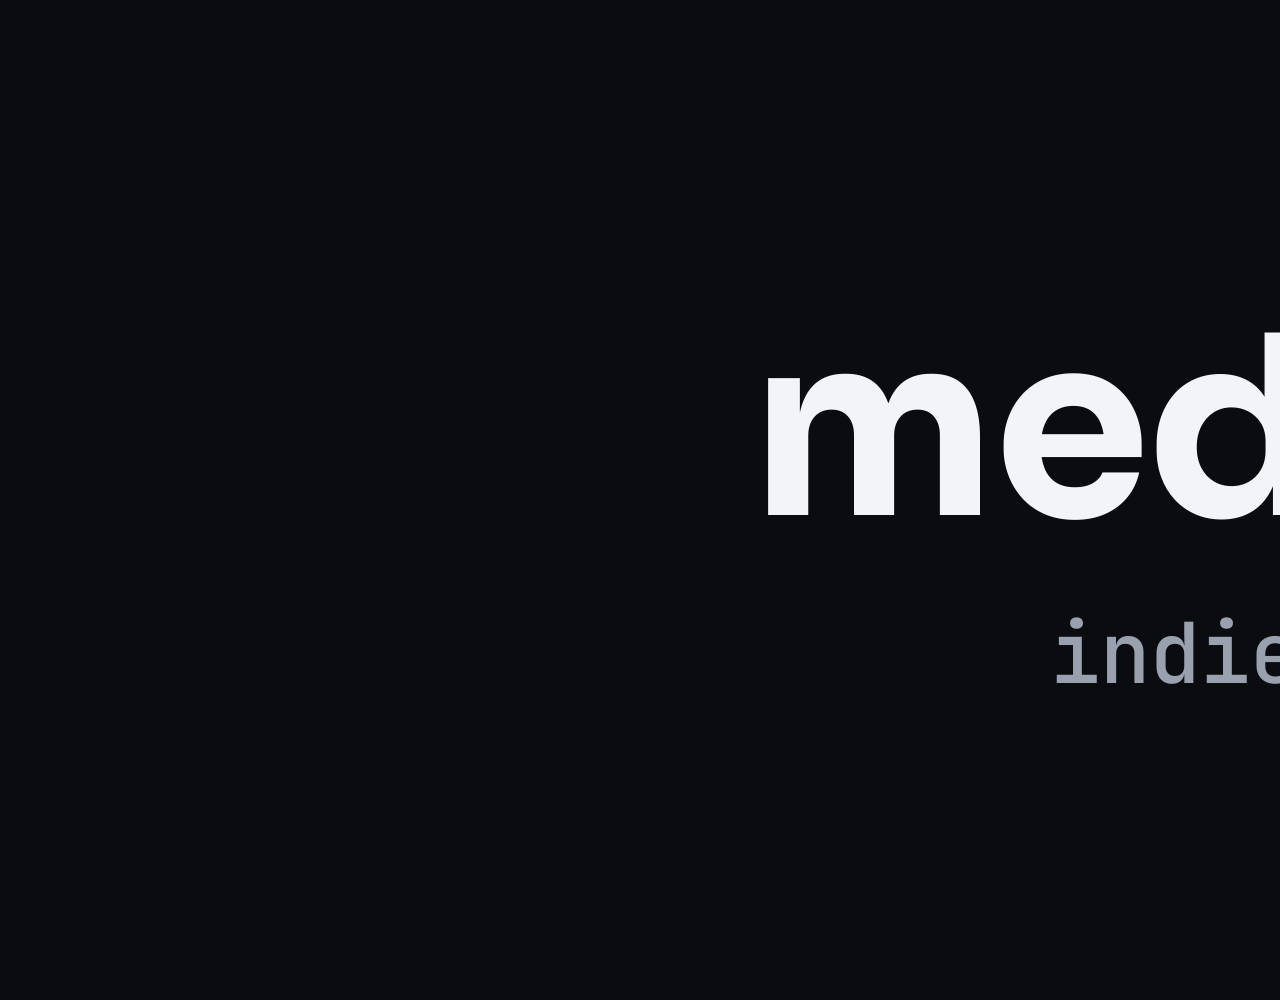
<file: tools/profile-banner.html>
<!doctype html>
<html lang="en">
<head>
  <meta charset="utf-8">
  <title>Medio Pixel profile banner</title>
  <style>
    @font-face {
      font-family: "Sora";
      src: url("../docs/assets/fonts/sora-latin.woff2") format("woff2");
      font-weight: 400 800;
    }

    @font-face {
      font-family: "JetBrains Mono";
      src: url("../docs/assets/fonts/jetbrains-mono-latin.woff2") format("woff2");
      font-weight: 400 700;
    }

    html,
    body {
      width: 3000px;
      height: 1000px;
      margin: 0;
      overflow: hidden;
      background: #0b0c10;
    }

    body {
      display: grid;
      grid-template-columns: minmax(0, 1fr) 240px;
      color: #f2f4f8;
    }

    .text {
      display: flex;
      flex-direction: column;
      align-items: center;
      justify-content: center;
      gap: 56px;
      padding-left: 240px;
    }

    .name {
      font: 700 250px/1 "Sora", sans-serif;
      letter-spacing: -0.01em;
    }

    .tagline {
      color: #9aa1ae;
      font: 500 84px/1 "JetBrains Mono", monospace;
    }

    .bands {
      display: grid;
      grid-template-rows: repeat(4, minmax(0, 1fr));
    }
  </style>
</head>
<body>
  <div class="text">
    <div class="name">medio pixel</div>
    <div class="tagline">indie games studio</div>
  </div>
  <div class="bands">
    <div style="background: #4d7cfe"></div>
    <div style="background: #8b6cff"></div>
    <div style="background: #ff6a55"></div>
    <div style="background: #b8f03a"></div>
  </div>
</body>
</html>
</file>
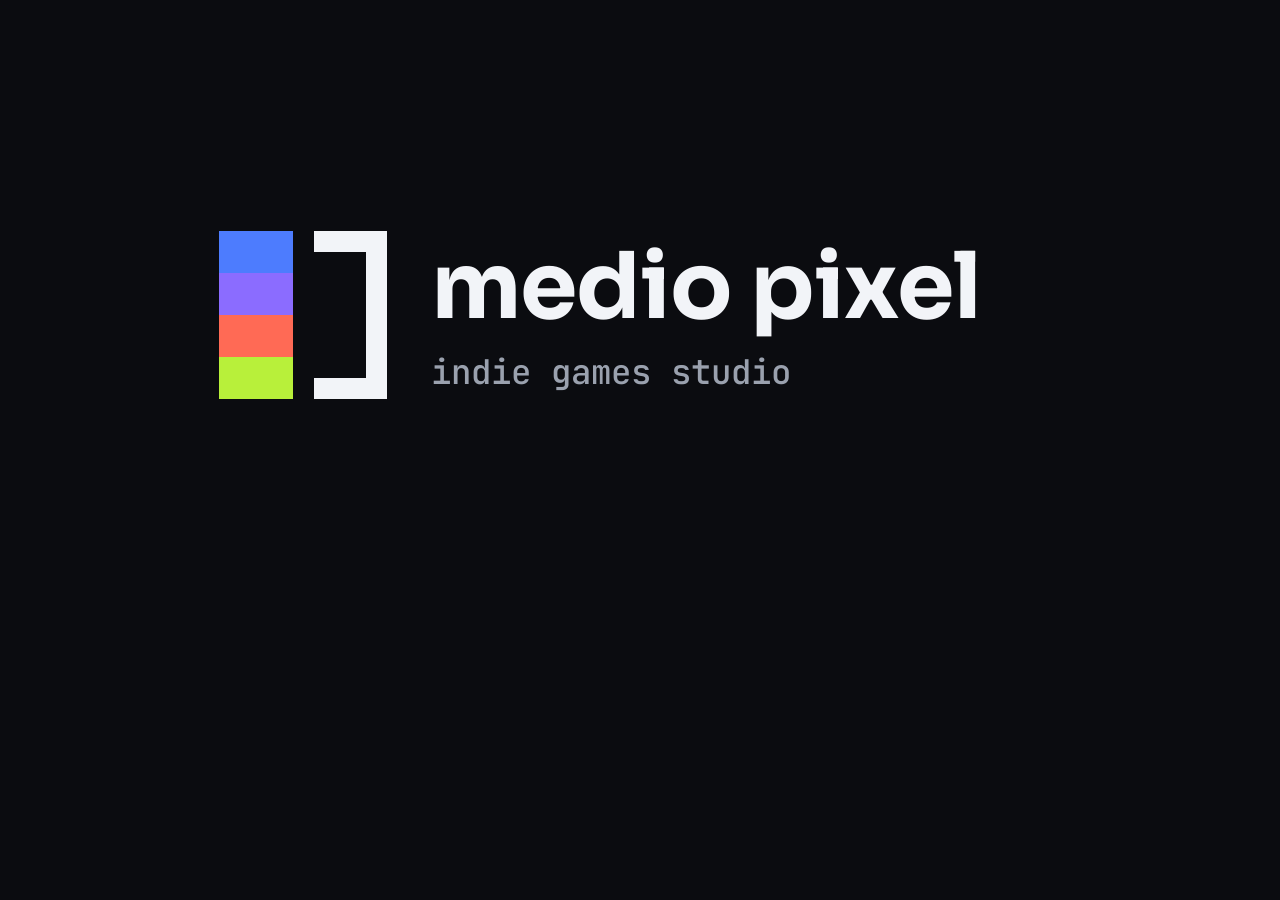
<file: tools/social-card.html>
<!doctype html>
<html lang="en">
<head>
  <meta charset="utf-8">
  <title>Medio Pixel social card</title>
  <style>
    @font-face {
      font-family: "Sora";
      src: url("../docs/assets/fonts/sora-latin.woff2") format("woff2");
      font-weight: 400 800;
    }

    @font-face {
      font-family: "JetBrains Mono";
      src: url("../docs/assets/fonts/jetbrains-mono-latin.woff2") format("woff2");
      font-weight: 400 700;
    }

    html,
    body {
      width: 1200px;
      height: 630px;
      margin: 0;
      overflow: hidden;
      background: #0b0c10;
    }

    body {
      display: flex;
      align-items: center;
      justify-content: center;
      gap: 44px;
      color: #f2f4f8;
    }

    svg {
      width: 168px;
      height: 168px;
    }

    .name {
      font: 700 92px/1 "Sora", sans-serif;
      letter-spacing: -0.01em;
    }

    .tagline {
      margin-top: 22px;
      color: #9aa1ae;
      font: 500 34px/1 "JetBrains Mono", monospace;
    }
  </style>
</head>
<body>
  <svg viewBox="0 0 32 32" shape-rendering="crispEdges"><rect width="14" height="8" fill="#4d7cfe"/><rect y="8" width="14" height="8" fill="#8b6cff"/><rect y="16" width="14" height="8" fill="#ff6a55"/><rect y="24" width="14" height="8" fill="#b8f03a"/><path d="M18 2H30V30H18" fill="none" stroke="#f2f4f8" stroke-width="4"/></svg>
  <div>
    <div class="name">medio pixel</div>
    <div class="tagline">indie games studio</div>
  </div>
</body>
</html>
</file>
<file: docs/assets/css/site.css>
@font-face {
  font-family: "Sora";
  src: url("../fonts/sora-latin.woff2") format("woff2");
  font-weight: 400 800;
  font-display: swap;
}

@font-face {
  font-family: "JetBrains Mono";
  src: url("../fonts/jetbrains-mono-latin.woff2") format("woff2");
  font-weight: 400 700;
  font-display: swap;
}

:root {
  color-scheme: dark;
  --bg: #0b0c10;
  --surface: #14161c;
  --line: #262a33;
  --text: #e8eaf0;
  --muted: #9aa1ae;
  --blue: #4d7cfe;
  --violet: #8b6cff;
  --coral: #ff6a55;
  --lime: #b8f03a;
  --accent: var(--blue);
  --accent-ink: #0b0c10;
  --font-sans: "Sora", system-ui, -apple-system, "Segoe UI", Roboto, "Helvetica Neue", Arial, sans-serif;
  --font-mono: "JetBrains Mono", ui-monospace, "Cascadia Mono", "SF Mono", "Roboto Mono", Consolas, monospace;
  --wrap: 68rem;
}

:root[data-accent="violet"] {
  --accent: var(--violet);
}

:root[data-accent="coral"] {
  --accent: var(--coral);
}

:root[data-accent="lime"] {
  --accent: var(--lime);
}

*,
*::before,
*::after {
  box-sizing: border-box;
}

html {
  -webkit-text-size-adjust: 100%;
  scroll-behavior: smooth;
}

body {
  margin: 0;
  background: var(--bg);
  color: var(--text);
  font: 1rem/1.65 var(--font-sans);
}

img {
  display: block;
  max-width: 100%;
  height: auto;
}

a {
  color: var(--accent);
  text-underline-offset: 0.2em;
}

a:hover {
  color: var(--text);
}

:focus-visible {
  outline: 2px solid var(--accent);
  outline-offset: 3px;
}

h1,
h2,
h3 {
  line-height: 1.15;
  letter-spacing: -0.01em;
  text-wrap: balance;
}

.wrap {
  width: min(100% - 2.5rem, var(--wrap));
  margin-inline: auto;
}

.skip-link {
  position: absolute;
  left: -100vw;
  top: 0.5rem;
  padding: 0.5rem 0.75rem;
  background: var(--accent);
  color: var(--accent-ink);
  border-radius: 0.25rem;
}

.skip-link:focus {
  left: 0.5rem;
}

.site-header {
  padding-block: 1.25rem;
}

.site-header .wrap {
  display: flex;
  flex-wrap: wrap;
  align-items: center;
  justify-content: space-between;
  gap: 1rem;
}

.brand {
  display: inline-flex;
  align-items: center;
  gap: 0.75rem;
  color: var(--text);
  font: 700 1.3rem/1 var(--font-sans);
  letter-spacing: -0.01em;
  text-decoration: none;
}

.mark {
  flex: none;
  width: 1.75rem;
  height: 1.75rem;
  color: var(--text);
}

.mark-half {
  fill: var(--accent);
}

.site-nav {
  display: flex;
  align-items: center;
  gap: 1.5rem;
  font: 0.85rem/1.4 var(--font-mono);
}

.site-nav a {
  color: var(--muted);
  text-decoration: none;
}

.site-nav a:hover {
  color: var(--text);
}

.site-nav .lang-switch {
  padding: 0.25rem 0.6rem;
  border: 1px solid var(--line);
  border-radius: 0.25rem;
}

.hero {
  padding-block: clamp(3rem, 10vw, 7rem);
}

.hero .wrap {
  display: grid;
  grid-template-columns: minmax(0, 1fr) auto;
  align-items: center;
  gap: 3rem;
}

.hero .kicker {
  margin: 0 0 1.5rem;
  font: 0.85rem/1 var(--font-mono);
}

.hero h1 {
  margin: 0 0 1.25rem;
  font-size: clamp(2.25rem, 6vw, 4.25rem);
  line-height: 1.05;
  letter-spacing: -0.02em;
}

.hero p {
  max-width: 38ch;
  margin: 0;
  color: var(--muted);
  font-size: clamp(1.1rem, 2vw, 1.3rem);
}

.hero-mark-button {
  padding: 0;
  border: 0;
  background: none;
  cursor: pointer;
}

.hero-mark {
  display: block;
  width: clamp(8rem, 18vw, 13rem);
  height: auto;
  color: var(--text);
}

.section {
  padding-block: clamp(2.5rem, 6vw, 4.5rem);
  border-top: 1px solid var(--line);
}

.section-title {
  margin: 0 0 2rem;
  color: var(--muted);
  font: 600 0.85rem/1 var(--font-mono);
  letter-spacing: 0.12em;
  text-transform: uppercase;
}

.section-title::before {
  content: "";
  display: inline-block;
  width: 0.6em;
  height: 0.6em;
  margin-right: 0.75em;
  background: var(--marker);
}

.section:nth-of-type(4n + 1) {
  --marker: var(--blue);
}

.section:nth-of-type(4n + 2) {
  --marker: var(--violet);
}

.section:nth-of-type(4n + 3) {
  --marker: var(--coral);
}

.section:nth-of-type(4n) {
  --marker: var(--lime);
}

.section p {
  max-width: 60ch;
}

.game-card {
  display: grid;
  grid-template-columns: minmax(0, 1.2fr) minmax(0, 1fr);
  align-items: center;
  gap: 2.5rem;
}

.game-card img {
  border: 1px solid var(--line);
  border-radius: 0.5rem;
}

.game-card h3 {
  margin: 0 0 0.75rem;
  font-size: 2rem;
}

.game-card p {
  margin: 0 0 1.5rem;
  color: var(--muted);
}

.actions {
  display: flex;
  flex-wrap: wrap;
  gap: 0.75rem;
}

.button {
  display: inline-flex;
  align-items: center;
  gap: 0.5rem;
  padding: 0.7rem 1.1rem;
  border: 1px solid var(--accent);
  border-radius: 0.375rem;
  background: var(--accent);
  color: var(--accent-ink);
  font: 700 0.9rem/1.4 var(--font-mono);
  text-decoration: none;
}

.button:hover {
  border-color: var(--text);
  background: var(--text);
  color: var(--accent-ink);
}

.button svg {
  width: 1em;
  height: 1em;
}

.button--ghost {
  border-color: var(--line);
  background: transparent;
  color: var(--text);
}

.button--ghost:hover {
  border-color: var(--muted);
  background: var(--surface);
  color: var(--text);
}

.game-hero {
  padding-block: clamp(2rem, 6vw, 4rem);
}

.game-hero .banner {
  width: 100%;
  margin-bottom: 2.5rem;
  border: 1px solid var(--line);
  border-radius: 0.5rem;
}

.game-title {
  display: flex;
  align-items: center;
  gap: 1.25rem;
  margin-bottom: 1.25rem;
}

.game-title img {
  width: 4.5rem;
  height: 4.5rem;
  border: 1px solid var(--line);
  border-radius: 1rem;
}

.game-title h1 {
  margin: 0;
  font-size: clamp(2.25rem, 6vw, 3.5rem);
}

.game-hero .lead {
  max-width: 48ch;
  margin: 0 0 1.75rem;
  color: var(--muted);
  font-size: clamp(1.1rem, 2vw, 1.3rem);
}

.feature-list {
  display: grid;
  gap: 0.9rem;
  max-width: 60ch;
  margin: 0;
  padding: 0;
  list-style: none;
}

.feature-list li {
  position: relative;
  padding-left: 1.75rem;
}

.feature-list li::before {
  content: "";
  position: absolute;
  left: 0;
  top: 0.45em;
  width: 0.75rem;
  height: 0.75rem;
  border: 2px solid var(--text);
  background: linear-gradient(90deg, var(--bullet) 50%, transparent 50%);
}

.feature-list li:nth-child(4n + 1) {
  --bullet: var(--blue);
}

.feature-list li:nth-child(4n + 2) {
  --bullet: var(--violet);
}

.feature-list li:nth-child(4n + 3) {
  --bullet: var(--coral);
}

.feature-list li:nth-child(4n) {
  --bullet: var(--lime);
}

.shots {
  display: flex;
  gap: 1rem;
  margin: 0;
  padding: 0 0 1rem;
  overflow-x: auto;
  list-style: none;
  scroll-snap-type: x mandatory;
}

.shots li {
  flex: 0 0 min(62vw, 15rem);
  scroll-snap-align: start;
}

.shots img {
  border: 1px solid var(--line);
  border-radius: 0.75rem;
}

.facts {
  display: grid;
  grid-template-columns: max-content minmax(0, 1fr);
  gap: 0.5rem 2rem;
  margin: 0;
}

.facts dt {
  color: var(--muted);
  font: 0.85rem/1.9 var(--font-mono);
}

.facts dd {
  margin: 0;
}

.prose {
  max-width: 42rem;
  padding-block: clamp(2rem, 6vw, 4rem);
}

.prose h1 {
  margin: 0 0 1.5rem;
  font-size: clamp(2rem, 5vw, 3rem);
}

.prose h2 {
  margin: 2.5rem 0 0.75rem;
  font-size: 1.35rem;
}

.prose p,
.prose li {
  color: var(--muted);
}

.site-footer {
  padding-block: 2rem;
  border-top: 1px solid var(--line);
  color: var(--muted);
  font: 0.8rem/1.6 var(--font-mono);
}

.site-footer .wrap {
  display: flex;
  flex-wrap: wrap;
  justify-content: space-between;
  gap: 0.75rem 2rem;
}

.site-footer nav {
  display: flex;
  flex-wrap: wrap;
  gap: 0.5rem 1.5rem;
}

.site-footer a {
  color: var(--muted);
}

.site-footer a:hover {
  color: var(--text);
}

@media (min-width: 60rem) {
  .shots {
    display: grid;
    grid-template-columns: repeat(6, minmax(0, 1fr));
    padding-bottom: 0;
    overflow: visible;
  }
}

@media (max-width: 48rem) {
  .game-card {
    grid-template-columns: minmax(0, 1fr);
    gap: 1.5rem;
  }
}

@media (max-width: 40rem) {
  .hero .wrap {
    grid-template-columns: minmax(0, 1fr);
  }

  .hero-mark-button {
    display: none;
  }

  .site-nav {
    gap: 1rem;
  }
}

@media (prefers-reduced-motion: reduce) {
  html {
    scroll-behavior: auto;
  }
}
</file>
